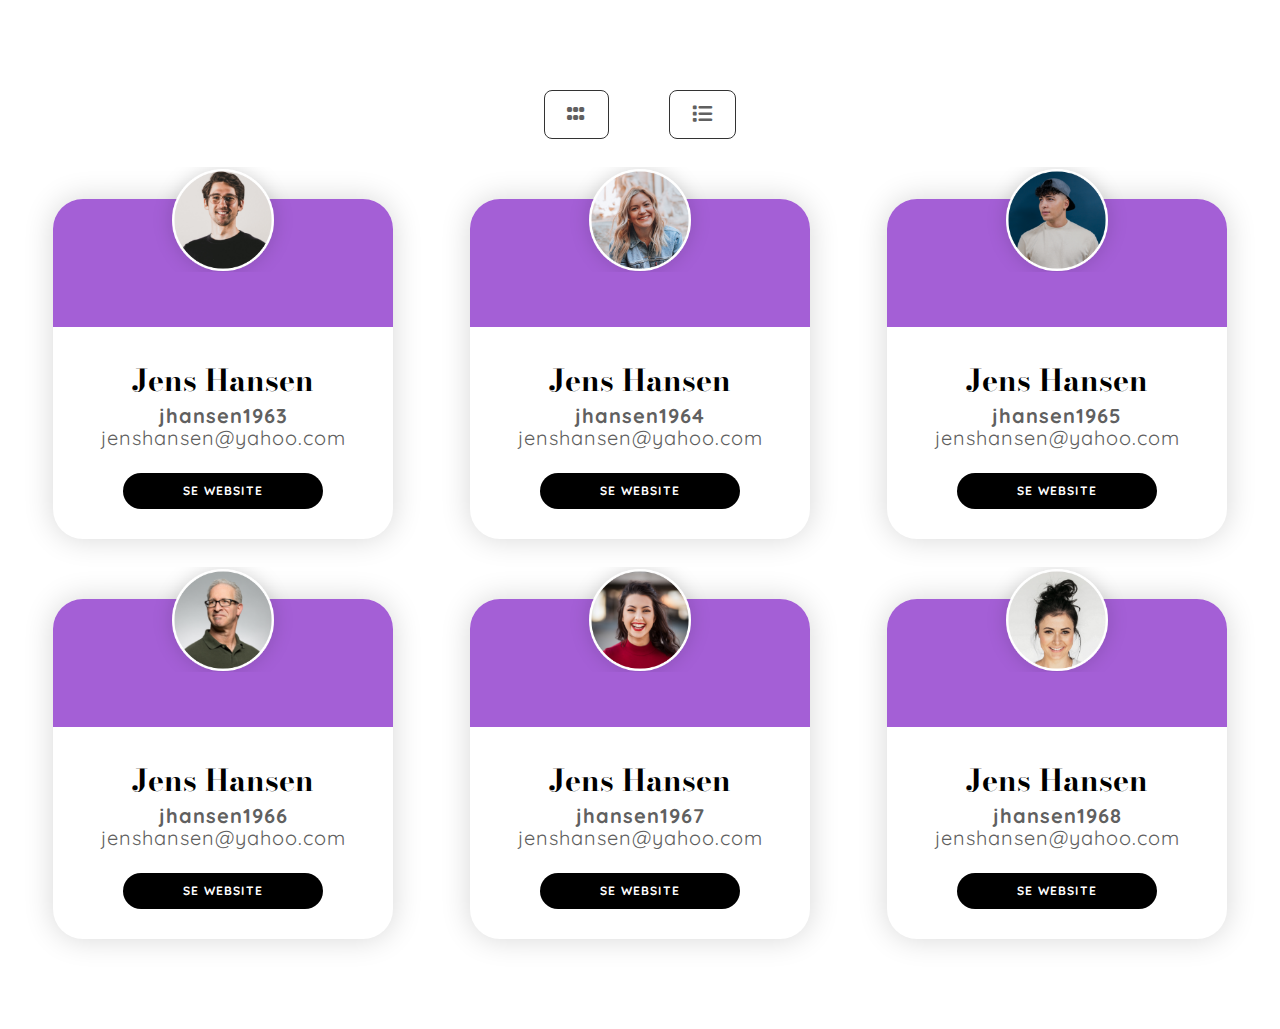
<file: index.html>
<!DOCTYPE html>
<html lang="en">
  <head>
    <meta charset="UTF-8" />
    <meta name="description" content="js project" />
    <meta name="keywords" content="users views" />
    <meta name="author" content="oleg troian" />
    <meta name="viewport" content="width=device-width, initial-scale=1.0" />
    <!-- CSS -->
    <link rel="stylesheet" href="./css/style.css" />
    <!-- FONT-AWESOME -->
    <link
      rel="stylesheet"
      href="https://cdnjs.cloudflare.com/ajax/libs/font-awesome/6.7.2/css/all.min.css"
      integrity="sha512-Evv84Mr4kqVGRNSgIGL/F/aIDqQb7xQ2vcrdIwxfjThSH8CSR7PBEakCr51Ck+w+/U6swU2Im1vVX0SVk9ABhg=="
      crossorigin="anonymous"
      referrerpolicy="no-referrer"
    />
    <!-- SCRIPT -->
    <script src="./js/script.js" type="module"></script>
    <title>users views</title>
  </head>
  <body>
    <main>
      <section class="users-section">
        <div class="users-container container">
          <div class="bttn-container">
            <button class="btn-grid"><i class="fa-solid fa-grip"></i></button>
            <button class="btn-list"><i class="fa-solid fa-list"></i></button>
          </div>
          <div class="users-box"></div>
          <div class="list-container"></div>
        </div>
      </section>
    </main>
  </body>
</html>
</file>
<file: css/style.css>
/* RESET CSS */

@import url("https://fonts.googleapis.com/css2?family=Bodoni+Moda:ital,opsz,wght@0,6..96,400..900;1,6..96,400..900&family=Quicksand:wght@300..700&display=swap");

*,
*::before,
*::after {
  padding: 0;
  margin: 0;
  border: 0;
  box-sizing: border-box;
}

a {
  text-decoration: none;
}

ul,
ol,
li {
  list-style: none;
}

img {
  max-width: 100%;
  vertical-align: top;
}

h1,
h2,
h3,
h4,
h5,
h6 {
  font-weight: inherit;
  font-size: inherit;
}

html {
  font-family: "Quicksand", serif;
  font-size: 0.625rem;
  scroll-behavior: smooth;
}

body {
  font-size: 1rem;
  /* font-size: 62.5%; */
  height: 100%;
  line-height: 1;
}

button {
  cursor: pointer;
  background-color: inherit;
  font-weight: inherit;
  font-size: inherit;
  color: inherit;
}

.container {
  width: min(90px, 1336px); /* parent size 100% width */
  margin: 0 auto;
  padding: 0 15px;
}

/**========================*/
/*! USERS-SECTION */
/**========================*/

.users-section {
}

.users-container {
  display: flex;
  flex-direction: column;
  align-items: center;
  justify-content: center;

  padding: 90px 0;
  width: 100%;
  height: 100%;
}

.users-box {
  display: grid;
  grid-template-columns: repeat(3, 1fr);
  grid-template-rows: repeat(2, 1fr);
  grid-column-gap: 77px;
  grid-row-gap: 60px;
  justify-content: center;
}

.users-list {
}

.list-item {
  display: flex;
  flex-direction: column;
  align-items: center;
  justify-content: center;

  width: 340px;
  height: auto;
  border-radius: 30px;
  box-shadow: 0px 0px 30px 0px rgba(0, 0, 0, 0.16);
}

.users-info {
  display: flex;
  flex-direction: column;
  align-items: center;
  justify-content: center;

  margin-bottom: 30px;
}

.img-box {
  display: flex;
  align-items: center;
  justify-content: center;

  background-color: rgb(164, 95, 214, 100%);
  border-radius: 30px 30px 0 0;
  height: 128px;
  width: 100%;
}

.users-img {
  align-self: flex-end;

  width: 160px;
  height: 160px;
  object-fit: cover;
  object-position: center;

  padding-bottom: 55px;
}

.name-title {
  font-family: "Bodoni Moda", serif;
  font-weight: 700;
  font-size: 30px;

  color: #000;
  text-align: center;
  line-height: normal;

  padding-top: 30px;
}

.item-subtitle {
  font-weight: 700;
  font-size: 20px;

  color: #606060;
  text-align: center;
  line-height: 25px; /* 125% */
  letter-spacing: 1px;
}

.users-email {
  font-weight: 400;
  font-size: 20px;

  color: #606060;
  text-align: center;
  letter-spacing: 1px;

  margin-bottom: 25px;
}

.users-link {
  font-weight: 700;
  font-size: 12px;

  color: #fff;
  text-align: center;
  letter-spacing: 1.2px;
  text-transform: uppercase;

  padding: 8px 24px;
  border-radius: 30px;
  background: #000;
}

/**==================*/
/*! LIST-CONTAINER */
/**==================*/

.list-container {
  display: flex;
  flex-direction: column;
  align-items: center;
  justify-content: center;
  width: 90%;
  gap: 60px;
}

.users-list {
  width: 80%;
}

.list-users {
  display: flex;
  align-items: center;
  justify-content: space-between;

  padding: 0 60px;
  border-radius: 30px;
  box-shadow: 0px 0px 15px 0px rgba(0, 0, 0, 0.16);
}

/*? img */

.image-box {
}

.users-image {
  width: 120px;
  height: 120px;
  object-fit: cover;
  object-position: center;
  border-radius: 50%;
  background-color: transparent;
}

.user-info {
  display: flex;
  flex-direction: column;
  align-items: flex-start;
}

.list-title {
  font-family: "Bodoni Moda", serif;
  font-weight: 700;
  font-size: 30px;

  color: #000;
  line-height: normal;
}

.list-email {
  font-weight: 400;
  font-size: 20px;

  color: #606060;
  text-align: center;
}

.users-link {
  font-weight: 700;
  font-size: 12px;

  color: #fff;
  letter-spacing: 1.2px;
  text-transform: uppercase;

  padding: 12px 60px;
  border-radius: 30px;
  background: #000;
}

/**==================*/
/*! BTNN-CONTAINER */
/**==================*/

.bttn-container {
  display: flex;
  align-items: center;
  justify-content: center;

  gap: 60px;
  margin-bottom: 60px;
}

.bttn-container > button {
  font-weight: 400;
  font-size: 20px;

  color: #606060;
  letter-spacing: 1.4px;
}

.btn-grid {
  border: 1px solid #333;
  border-radius: 8px;
  padding: 12px 22px;
}
.btn-list {
  border: 1px solid #333;
  border-radius: 8px;
  padding: 12px 22px;
}
</file>
